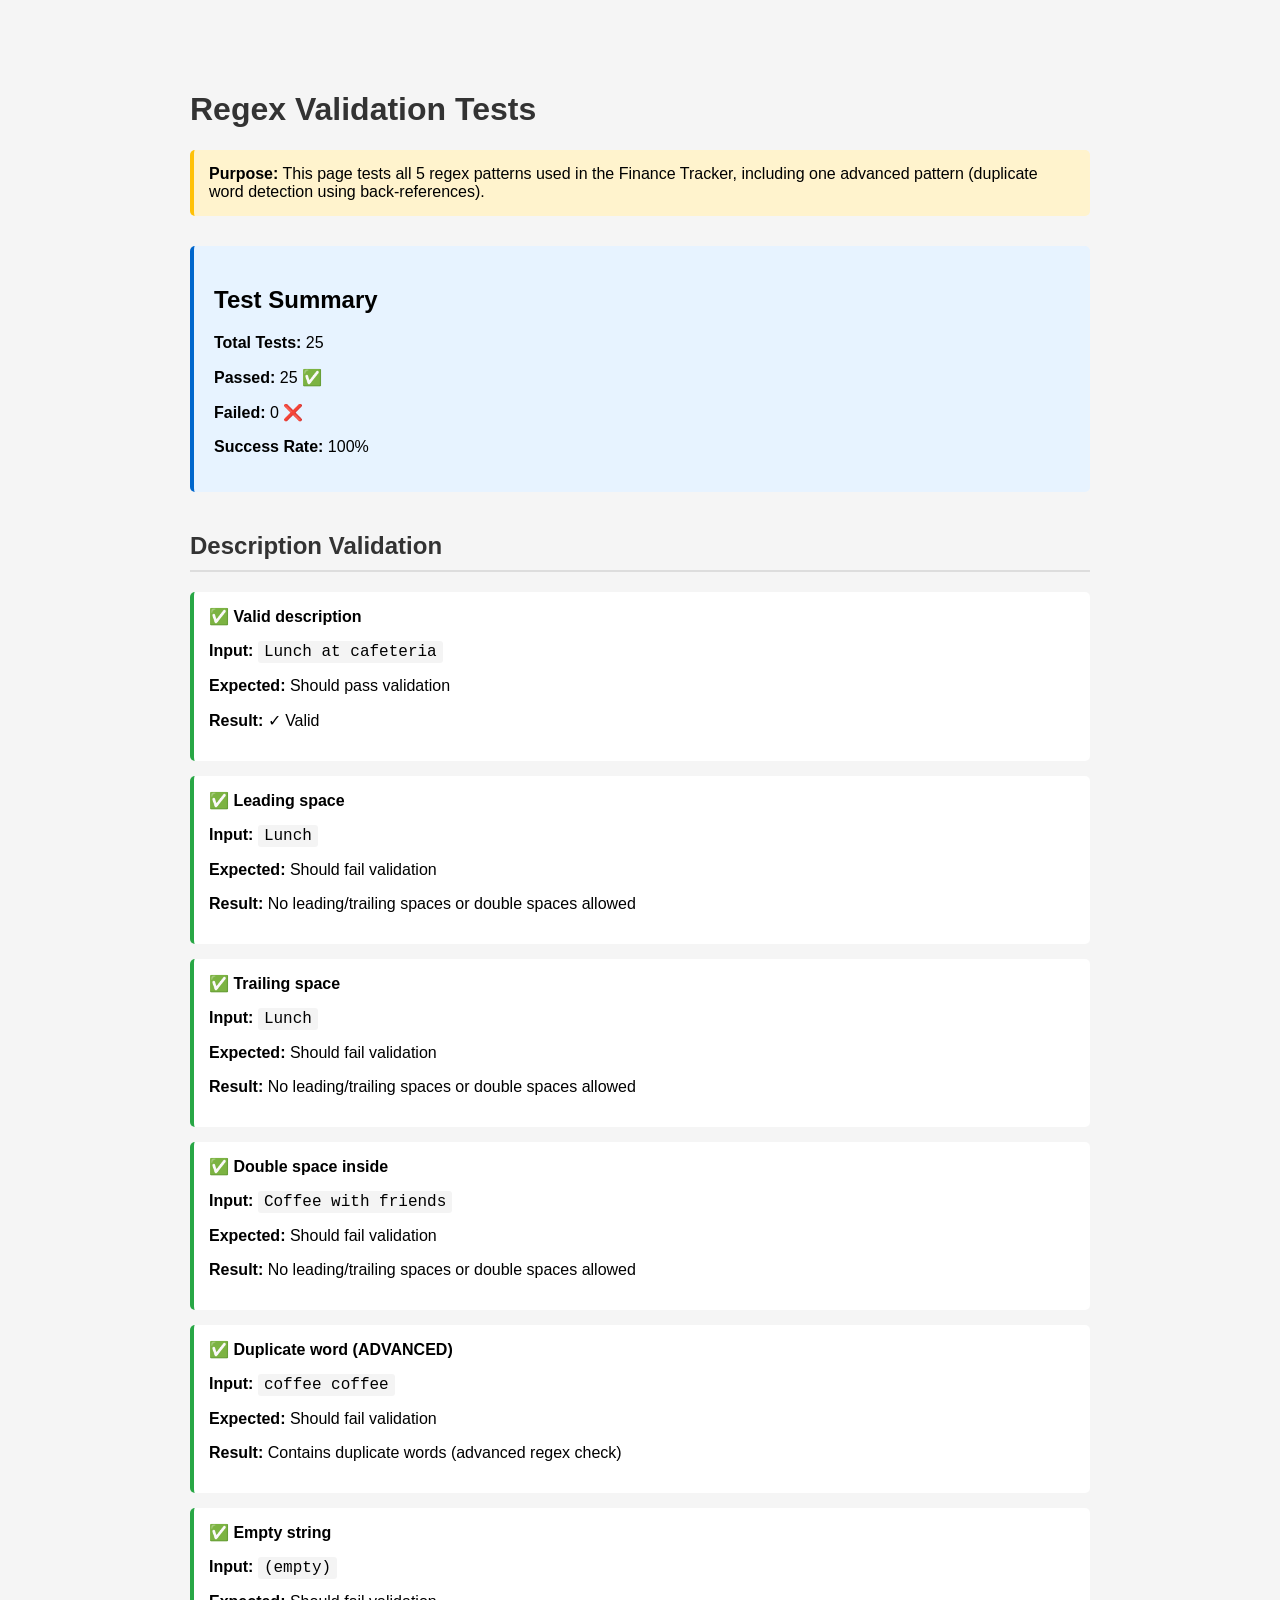
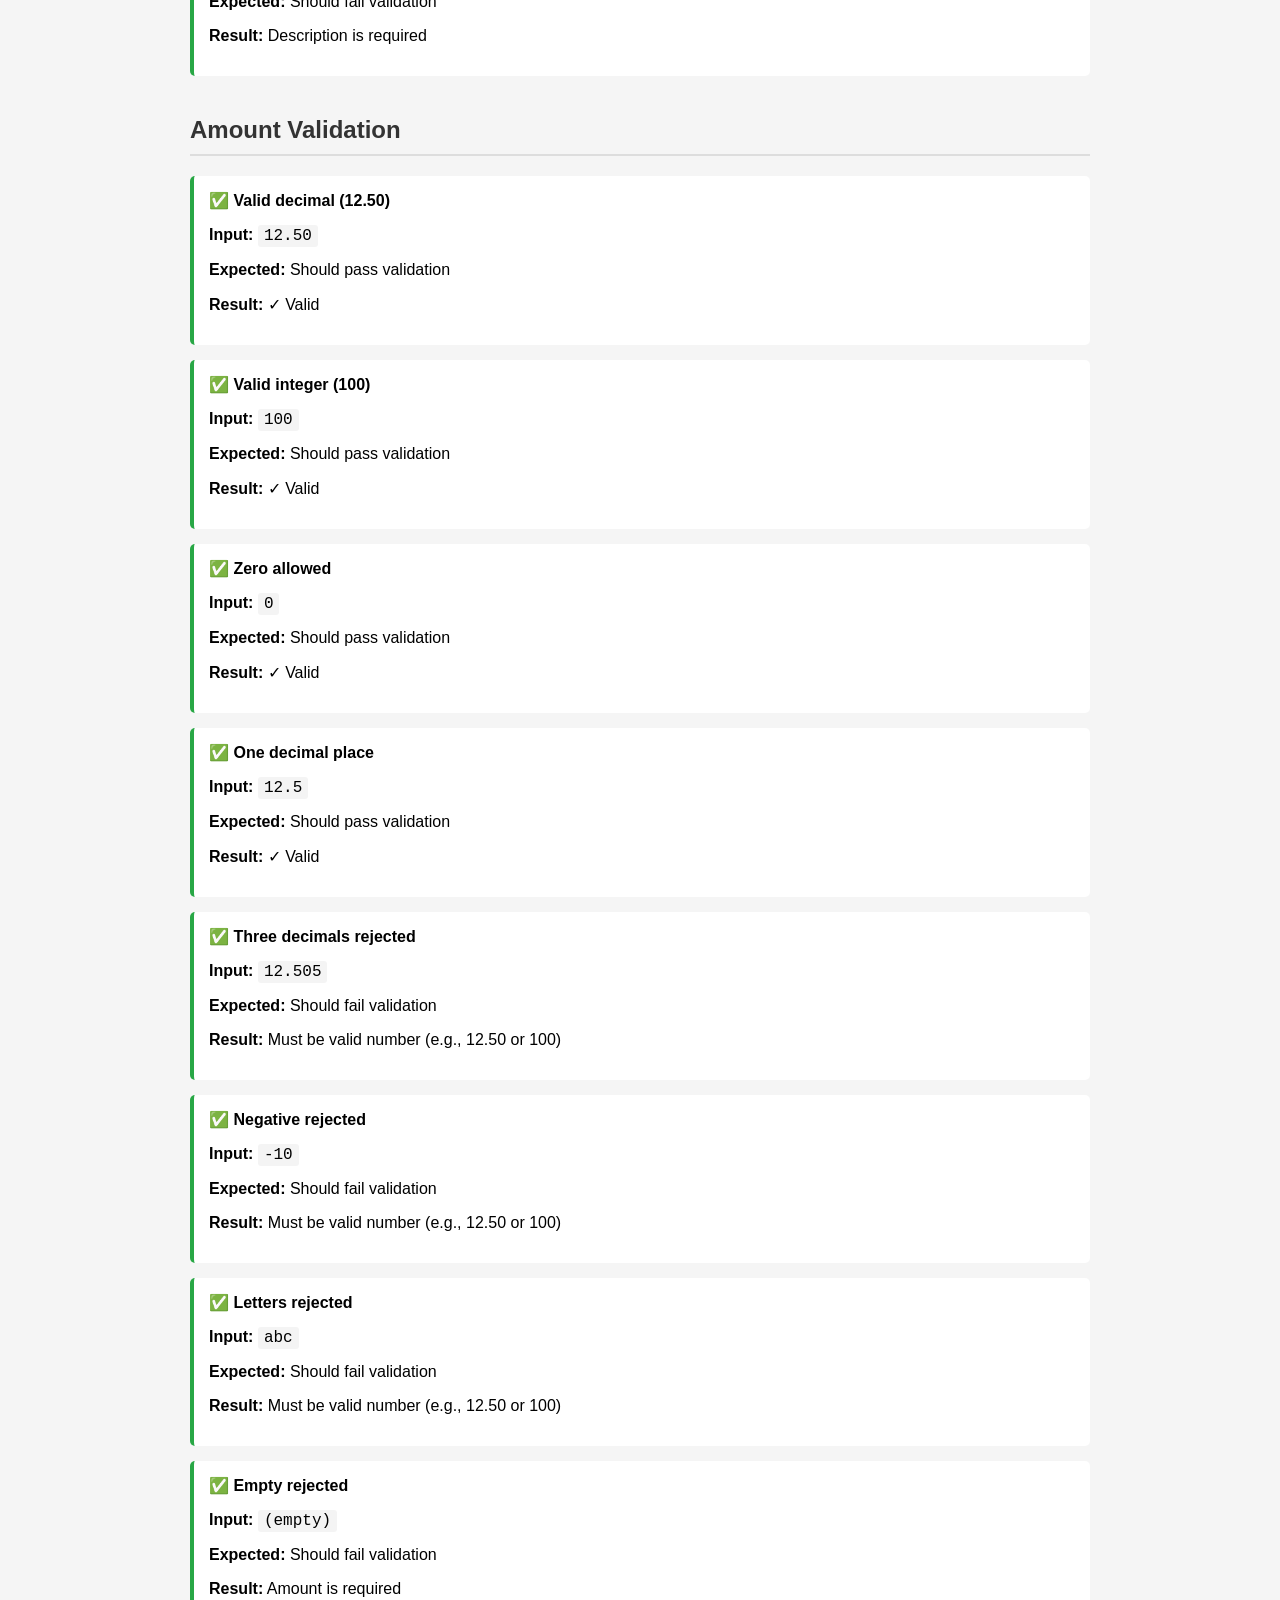
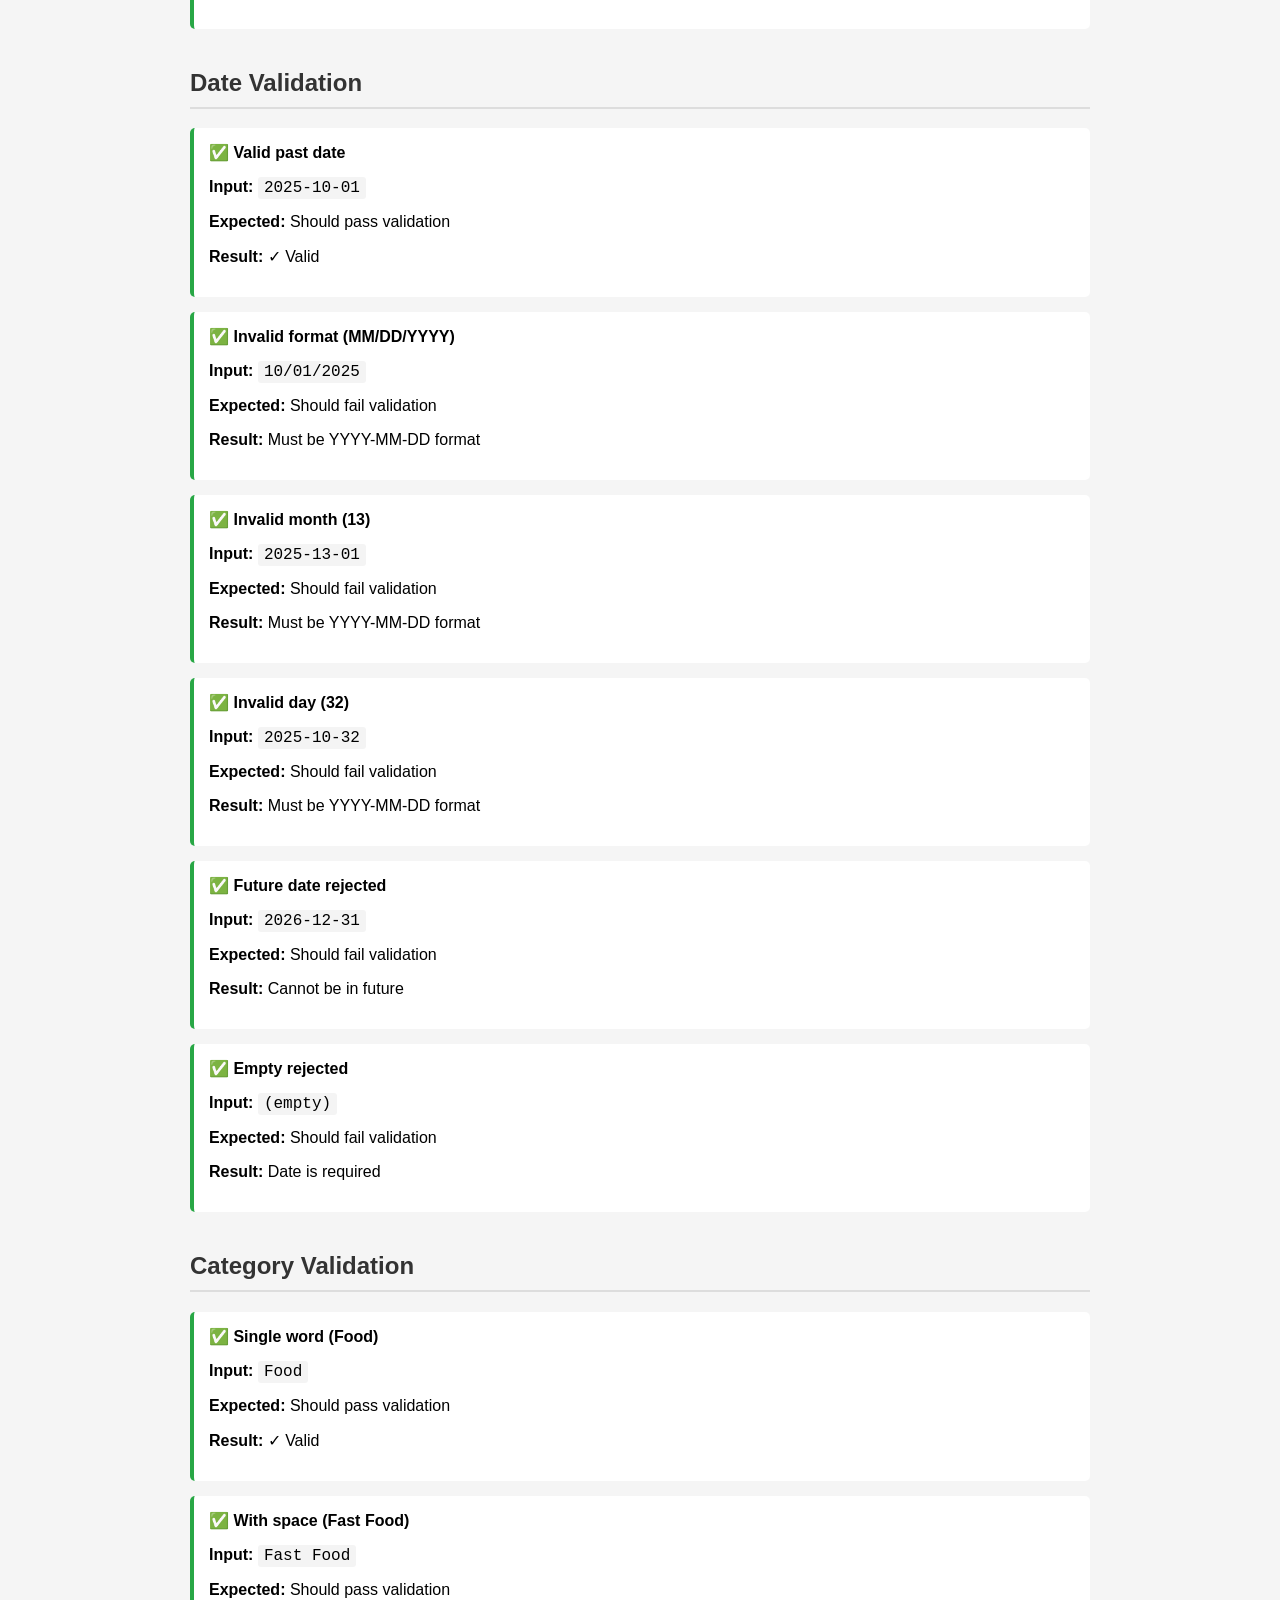
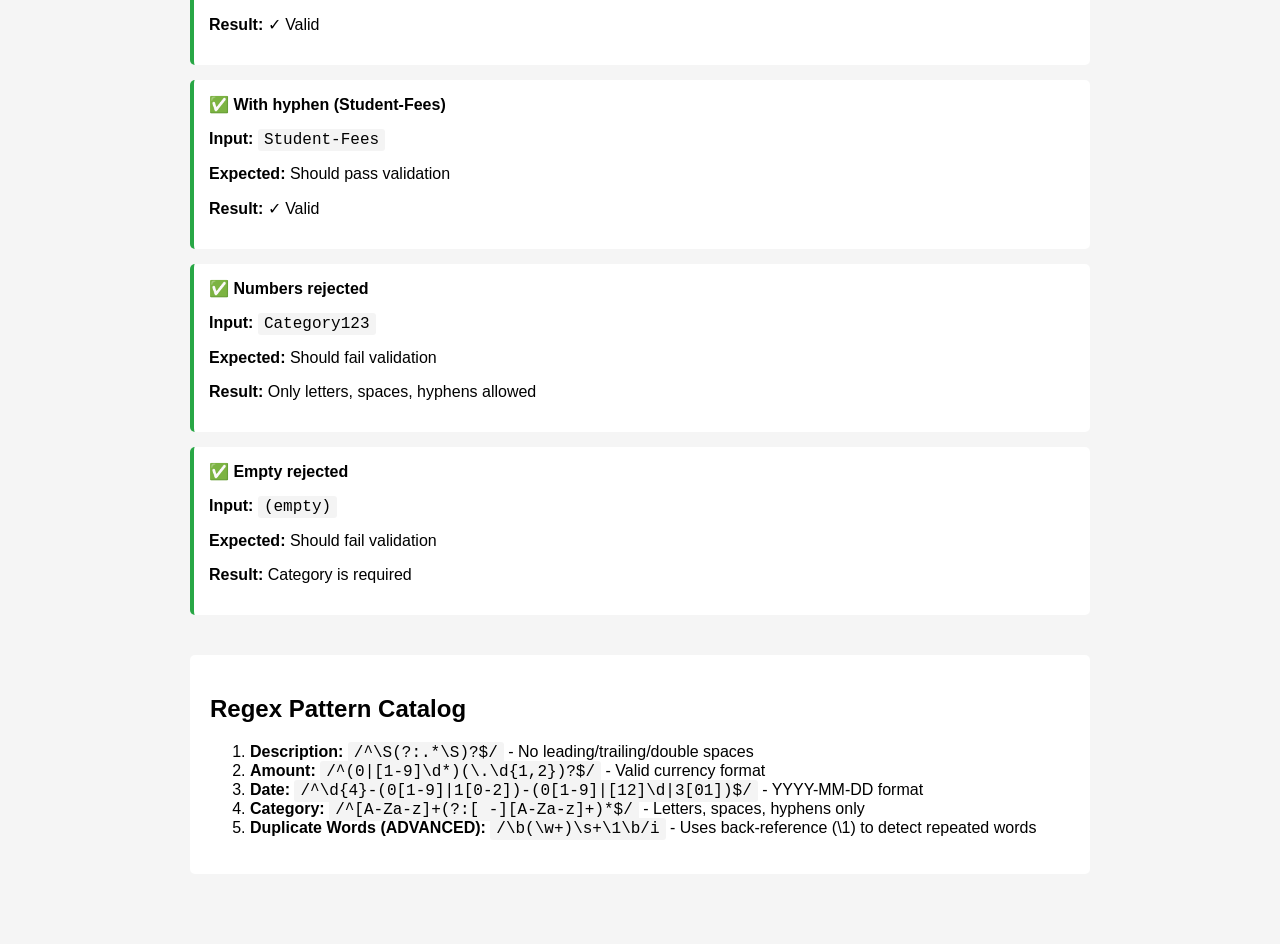
<file: tests.html>
<!DOCTYPE html>
<html lang="en">
  <head>
    <meta charset="UTF-8" />
    <meta name="viewport" content="width=device-width, initial-scale=1.0" />
    <title>Validation Tests - Finance Tracker</title>
    <style>
      body {
        font-family: Arial, sans-serif;
        max-width: 900px;
        margin: 50px auto;
        padding: 20px;
        background: #f5f5f5;
      }
      h1 {
        color: #333;
      }
      .test {
        margin: 15px 0;
        padding: 15px;
        border-radius: 5px;
        background: white;
      }
      .test h3 {
        margin: 0 0 10px 0;
        font-size: 16px;
      }
      .pass {
        border-left: 4px solid #28a745;
      }
      .fail {
        border-left: 4px solid #dc3545;
      }
      .summary {
        margin: 30px 0;
        padding: 20px;
        background: #e7f3ff;
        border-radius: 5px;
        border-left: 4px solid #0066cc;
      }
      code {
        background: #f4f4f4;
        padding: 2px 6px;
        border-radius: 3px;
        font-family: "Courier New", monospace;
      }
      .info {
        background: #fff3cd;
        padding: 15px;
        border-radius: 5px;
        margin-bottom: 20px;
        border-left: 4px solid #ffc107;
      }
    </style>
  </head>
  <body>
    <h1>Regex Validation Tests</h1>
    <div class="info">
      <strong>Purpose:</strong> This page tests all 5 regex patterns used in the
      Finance Tracker, including one advanced pattern (duplicate word detection
      using back-references).
    </div>

    <div id="test-results"></div>

    <script>

      // 1. No leading/trailing spaces, no double spaces
      const descriptionRegex = /^\S+(\s\S+)*$/;

      // 2. Amount: Valid currency format
      const amountRegex = /^(0|[1-9]\d*)(\.\d{1,2})?$/;

      // 3. Date: YYYY-MM-DD format
      const dateRegex = /^\d{4}-(0[1-9]|1[0-2])-(0[1-9]|[12]\d|3[01])$/;

      // 4. Category: Letters, spaces, hyphens
      const categoryRegex = /^[A-Za-z]+(?:[ -][A-Za-z]+)*$/;

      // 5. ADVANCED: Duplicate words (back-reference)
      const duplicateWordsRegex = /\b(\w+)\s+\1\b/i;

      // Validation functions
      function validateDescription(value) {
        if (!value || value.trim() === "") {
          return "Description is required";
        }
        if (!descriptionRegex.test(value)) {
          return "No leading/trailing spaces or double spaces allowed";
        }
        if (duplicateWordsRegex.test(value)) {
          return "Contains duplicate words (advanced regex check)";
        }
        return null;
      }

      function validateAmount(value) {
        if (!value || value.trim() === "") {
          return "Amount is required";
        }
        if (!amountRegex.test(value)) {
          return "Must be valid number (e.g., 12.50 or 100)";
        }
        const num = parseFloat(value);
        if (num < 0) return "Cannot be negative";
        if (num > 999999) return "Amount too large";
        return null;
      }

      function validateDate(value) {
        if (!value || value.trim() === "") {
          return "Date is required";
        }
        if (!dateRegex.test(value)) {
          return "Must be YYYY-MM-DD format";
        }
        const dateObj = new Date(value);
        if (isNaN(dateObj.getTime())) {
          return "Invalid date";
        }
        const today = new Date();
        today.setHours(0, 0, 0, 0);
        if (dateObj > today) {
          return "Cannot be in future";
        }
        return null;
      }

      function validateCategory(value) {
        if (!value || value.trim() === "") {
          return "Category is required";
        }
        if (!categoryRegex.test(value)) {
          return "Only letters, spaces, hyphens allowed";
        }
        return null;
      }

      // Test cases
      const tests = [
        {
          section: "Description Validation",
          tests: [
            {
              name: "Valid description",
              func: validateDescription,
              input: "Lunch at cafeteria",
              shouldPass: true,
            },
            {
              name: "Leading space",
              func: validateDescription,
              input: " Lunch",
              shouldPass: false,
            },
            {
              name: "Trailing space",
              func: validateDescription,
              input: "Lunch ",
              shouldPass: false,
            },
            {
              name: "Double space inside",
              func: validateDescription,
              input: "Coffee  with friends",
              shouldPass: false,
            },
            {
              name: "Duplicate word (ADVANCED)",
              func: validateDescription,
              input: "coffee coffee",
              shouldPass: false,
            },
            {
              name: "Empty string",
              func: validateDescription,
              input: "",
              shouldPass: false,
            },
          ],
        },

        {
          section: "Amount Validation",
          tests: [
            {
              name: "Valid decimal (12.50)",
              func: validateAmount,
              input: "12.50",
              shouldPass: true,
            },
            {
              name: "Valid integer (100)",
              func: validateAmount,
              input: "100",
              shouldPass: true,
            },
            {
              name: "Zero allowed",
              func: validateAmount,
              input: "0",
              shouldPass: true,
            },
            {
              name: "One decimal place",
              func: validateAmount,
              input: "12.5",
              shouldPass: true,
            },
            {
              name: "Three decimals rejected",
              func: validateAmount,
              input: "12.505",
              shouldPass: false,
            },
            {
              name: "Negative rejected",
              func: validateAmount,
              input: "-10",
              shouldPass: false,
            },
            {
              name: "Letters rejected",
              func: validateAmount,
              input: "abc",
              shouldPass: false,
            },
            {
              name: "Empty rejected",
              func: validateAmount,
              input: "",
              shouldPass: false,
            },
          ],
        },

        {
          section: "Date Validation",
          tests: [
            {
              name: "Valid past date",
              func: validateDate,
              input: "2025-10-01",
              shouldPass: true,
            },
            {
              name: "Invalid format (MM/DD/YYYY)",
              func: validateDate,
              input: "10/01/2025",
              shouldPass: false,
            },
            {
              name: "Invalid month (13)",
              func: validateDate,
              input: "2025-13-01",
              shouldPass: false,
            },
            {
              name: "Invalid day (32)",
              func: validateDate,
              input: "2025-10-32",
              shouldPass: false,
            },
            {
              name: "Future date rejected",
              func: validateDate,
              input: "2026-12-31",
              shouldPass: false,
            },
            {
              name: "Empty rejected",
              func: validateDate,
              input: "",
              shouldPass: false,
            },
          ],
        },

        {
          section: "Category Validation",
          tests: [
            {
              name: "Single word (Food)",
              func: validateCategory,
              input: "Food",
              shouldPass: true,
            },
            {
              name: "With space (Fast Food)",
              func: validateCategory,
              input: "Fast Food",
              shouldPass: true,
            },
            {
              name: "With hyphen (Student-Fees)",
              func: validateCategory,
              input: "Student-Fees",
              shouldPass: true,
            },
            {
              name: "Numbers rejected",
              func: validateCategory,
              input: "Category123",
              shouldPass: false,
            },
            {
              name: "Empty rejected",
              func: validateCategory,
              input: "",
              shouldPass: false,
            },
          ],
        },
      ];

      const resultsDiv = document.getElementById("test-results");
      let totalPass = 0;
      let totalFail = 0;

      tests.forEach((section) => {
        const sectionHeader = document.createElement("h2");
        sectionHeader.textContent = section.section;
        sectionHeader.style.cssText =
          "margin-top: 40px; color: #333; border-bottom: 2px solid #ddd; padding-bottom: 10px;";
        resultsDiv.appendChild(sectionHeader);

        section.tests.forEach((test) => {
          const error = test.func(test.input);
          const passed = test.shouldPass ? error === null : error !== null;

          if (passed) totalPass++;
          else totalFail++;

          const testDiv = document.createElement("div");
          testDiv.className = `test ${passed ? "pass" : "fail"}`;
          testDiv.innerHTML = `
                    <h3>${passed ? "✅" : "❌"} ${test.name}</h3>
                    <p><strong>Input:</strong> <code>${
                      test.input || "(empty)"
                    }</code></p>
                    <p><strong>Expected:</strong> ${
                      test.shouldPass
                        ? "Should pass validation"
                        : "Should fail validation"
                    }</p>
                    <p><strong>Result:</strong> ${error || "✓ Valid"}</p>
                `;
          resultsDiv.appendChild(testDiv);
        });
      });

      // Summary at top
      const summary = document.createElement("div");
      summary.className = "summary";
      summary.innerHTML = `
            <h2>Test Summary</h2>
            <p><strong>Total Tests:</strong> ${totalPass + totalFail}</p>
            <p><strong>Passed:</strong> ${totalPass} ✅</p>
            <p><strong>Failed:</strong> ${totalFail} ❌</p>
            <p><strong>Success Rate:</strong> ${Math.round(
              (totalPass / (totalPass + totalFail)) * 100
            )}%</p>
        `;
      resultsDiv.insertBefore(summary, resultsDiv.firstChild);

      // Regex catalog at bottom
      const catalog = document.createElement("div");
      catalog.style.cssText =
        "margin-top: 40px; padding: 20px; background: white; border-radius: 5px;";
      catalog.innerHTML = `
            <h2>Regex Pattern Catalog</h2>
            <ol>
                <li><strong>Description:</strong> <code>/^\\S(?:.*\\S)?$/</code> - No leading/trailing/double spaces</li>
                <li><strong>Amount:</strong> <code>/^(0|[1-9]\\d*)(\\.\\d{1,2})?$/</code> - Valid currency format</li>
                <li><strong>Date:</strong> <code>/^\\d{4}-(0[1-9]|1[0-2])-(0[1-9]|[12]\\d|3[01])$/</code> - YYYY-MM-DD format</li>
                <li><strong>Category:</strong> <code>/^[A-Za-z]+(?:[ -][A-Za-z]+)*$/</code> - Letters, spaces, hyphens only</li>
                <li><strong>Duplicate Words (ADVANCED):</strong> <code>/\\b(\\w+)\\s+\\1\\b/i</code> - Uses back-reference (\\1) to detect repeated words</li>
            </ol>
        `;
      resultsDiv.appendChild(catalog);
    </script>
  </body>
</html>
</file>
